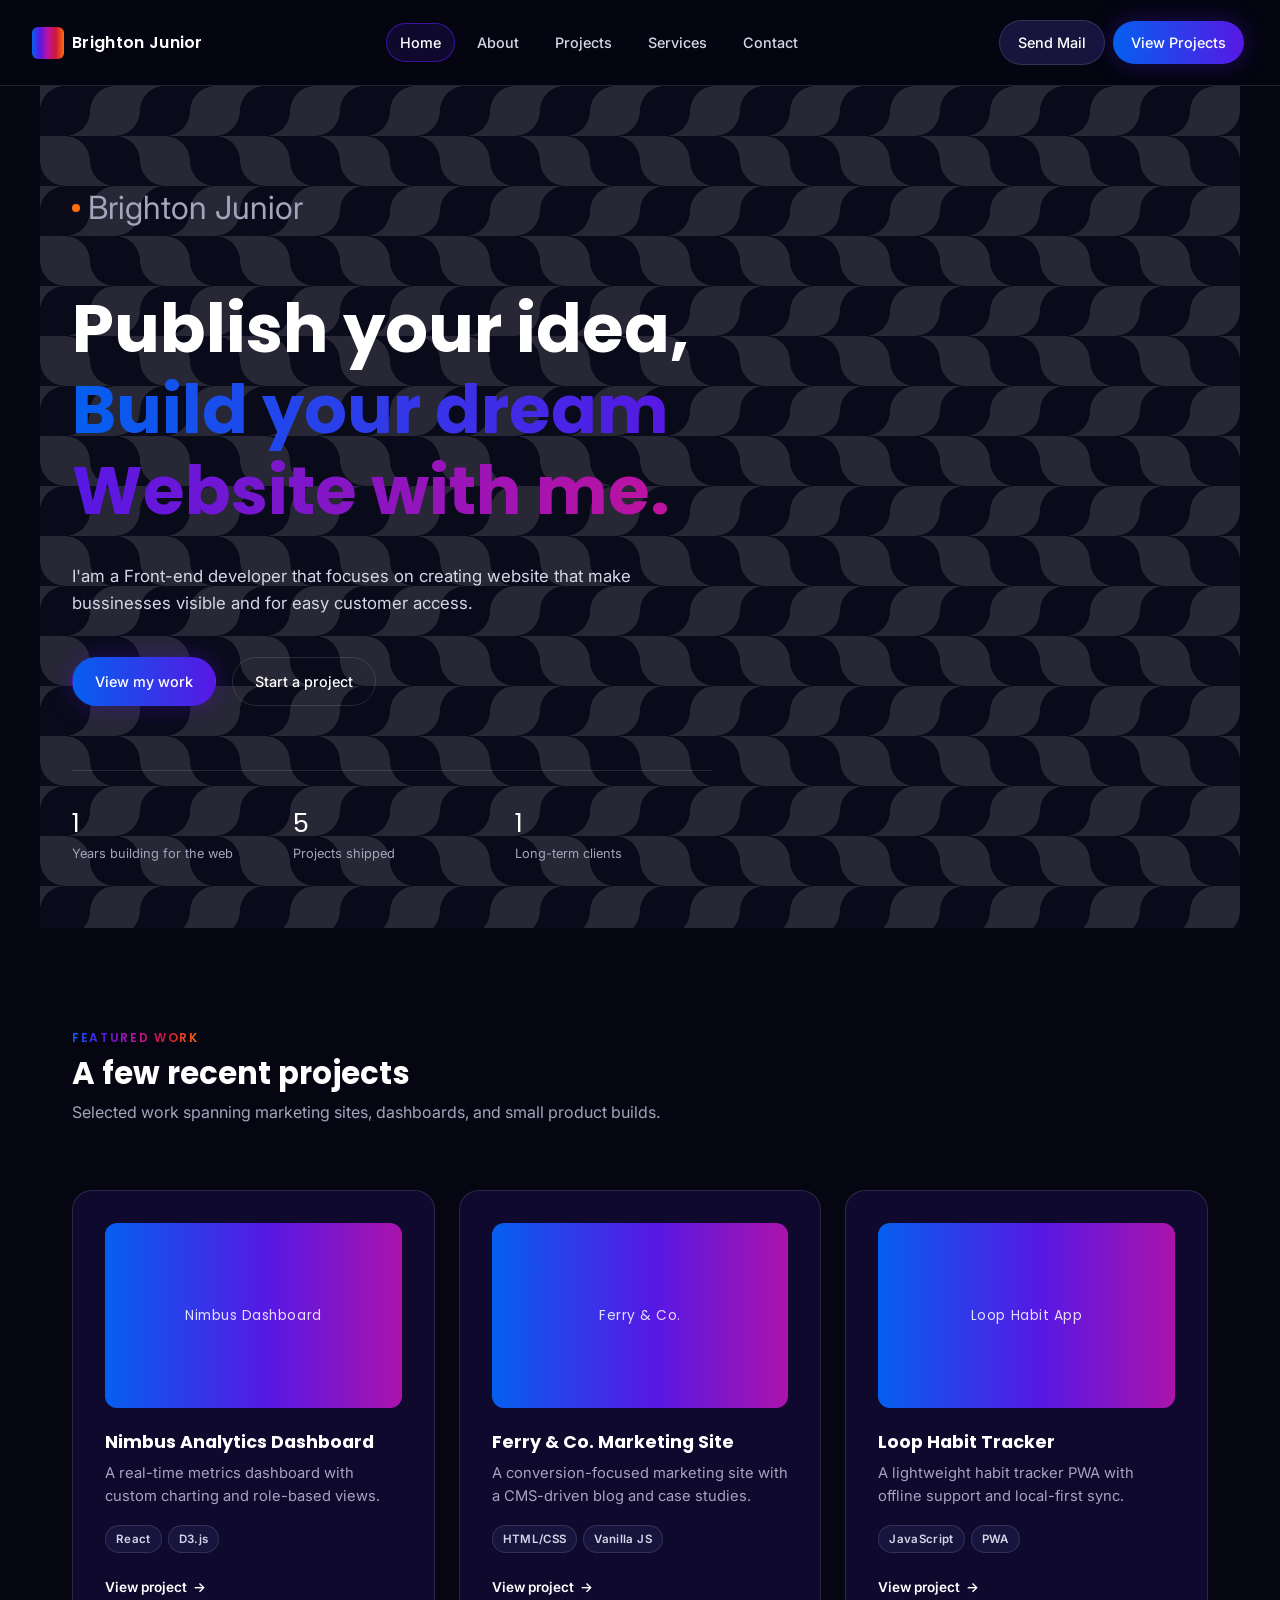
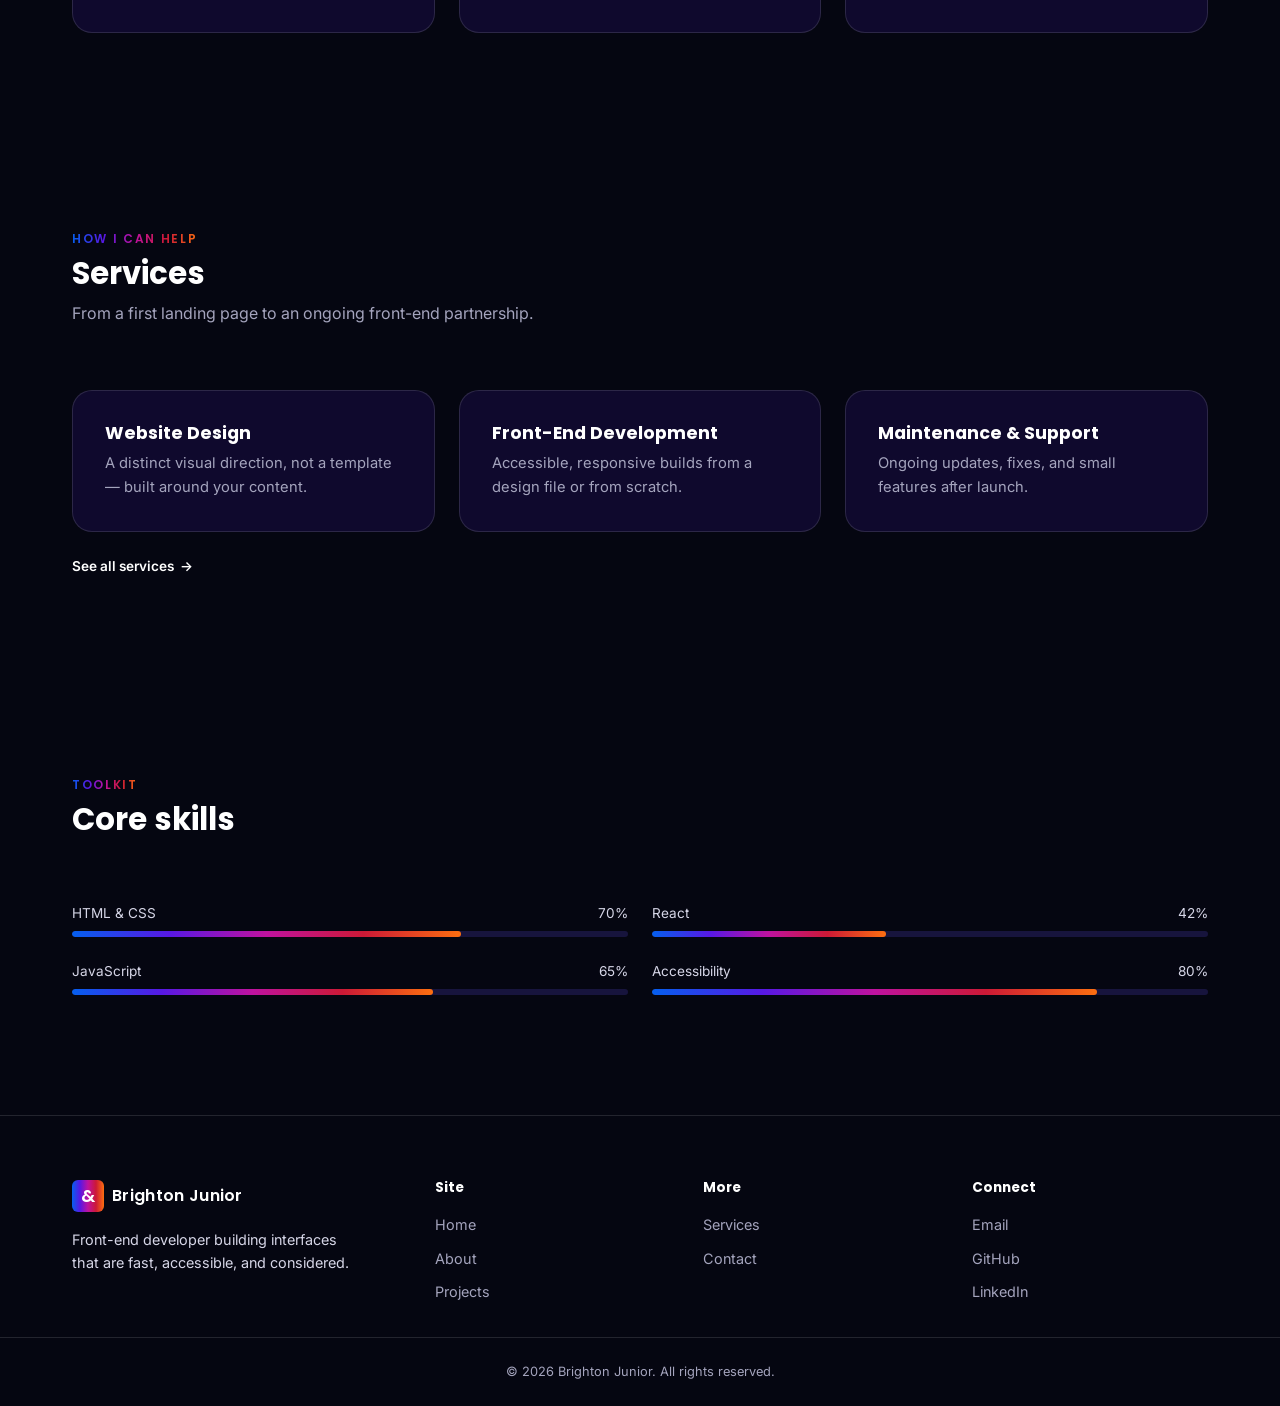
<file: index.html>
<!DOCTYPE html>
<html lang="en">
<head>
  <meta charset="UTF-8">
  <meta name="viewport" content="width=device-width, initial-scale=1.0">
  <meta name="description" content="Brighton Junior — front-end developer building fast, accessible interfaces.">
  <title>Brighton Junior — Front-End Developer</title>

  <link rel="icon" href="favicon.ico">
  <link rel="icon" type="image/x-icon" href="favicon.png">
  <link rel="preconnect" href="https://fonts.googleapis.com">
  <link href="https://fonts.googleapis.com/css2?family=Inter:wght@400;500;600&family=Poppins:wght@500;600;700&display=swap" rel="stylesheet">
  <link rel="stylesheet" href="style/style.css">
  <link rel="stylesheet" href="style/layout.css">
  <link rel="stylesheet" href="style/components.css">
  <link rel="stylesheet" href="style/responsive.css">
</head>
<body>
  <header>
    <button class="nav-toggle" aria-label="Toggle navigation" aria-expanded="false">
      <span></span><span></span><span></span>
    </button>

    <div id="mini-logo">
      <span></span>
      <h3>Brighton Junior</h3>
    </div>

    <nav>
      <a href="index.html" class="active">Home</a>
      <a href="pages/about.html">About</a>
      <a href="pages/projects.html">Projects</a>
      <a href="pages/services.html">Services</a>
      <a href="pages/contact.html">Contact</a>
    </nav>

    <div class="call-to-action">
      <a href="mailto:brighton.junior.ofc@gmail.com" class="call-mail">Send Mail</a>
      <a href="pages/projects.html" class="call-projects">View Projects</a>
    </div>
  </header>

  <main>
    <section class="hero container">
      
      <div class="hero-bg">
        
      </div>

      <p class="hero-eyebrow">Brighton Junior</p>
      <h1>
        Publish your idea, <span class="gradient">Build your dream Website with me.</span>
      </h1>
      <p class="hero-sub">
        I'am a Front-end developer that focuses on creating website that make bussinesses visible and for easy customer access.
      </p>
      <div class="hero-actions">
        <a href="pages/projects.html" class="btn btn-primary">View my work</a>
        <a href="pages/contact.html" class="btn btn-secondary">Start a project</a>
      </div>

      <dl class="hero-stats">
        <div>
          <dt>1</dt>
          <dd>Years building for the web</dd>
        </div>
        <div>
          <dt>5</dt>
          <dd>Projects shipped</dd>
        </div>
        <div>
          <dt>1</dt>
          <dd>Long-term clients</dd>
        </div>
      </dl>
    </section>

    <section class="container">
      <div class="section-head">
        <span class="eyebrow">Featured work</span>
        <h2>A few recent projects</h2>
        <p>Selected work spanning marketing sites, dashboards, and small product builds.</p>
      </div>
      <div class="grid grid-3">

        <article class="card project-card">
          <div class="thumb">Nimbus Dashboard</div>
          <h3>Nimbus Analytics Dashboard</h3>
          <p>A real-time metrics dashboard with custom charting and role-based views.</p>
          <div class="tag-row">
            <span class="tag">React</span>
            <span class="tag">D3.js</span>
          </div>
          <a href="pages/projects.html" class="card-link">View project</a>
        </article>

        <article class="card project-card">
          <div class="thumb">Ferry &amp; Co.</div>
          <h3>Ferry &amp; Co. Marketing Site</h3>
          <p>A conversion-focused marketing site with a CMS-driven blog and case studies.</p>
          <div class="tag-row">
            <span class="tag">HTML/CSS</span>
            <span class="tag">Vanilla JS</span>
          </div>
          <a href="pages/projects.html" class="card-link">View project</a>
        </article>

        <article class="card project-card">
          <div class="thumb">Loop Habit App</div>
          <h3>Loop Habit Tracker</h3>
          <p>A lightweight habit tracker PWA with offline support and local-first sync.</p>
          <div class="tag-row">
            <span class="tag">JavaScript</span>
            <span class="tag">PWA</span>
          </div>
          <a href="pages/projects.html" class="card-link">View project</a>
        </article>
      </div>
    </section>

    <section class="container">
      <div class="section-head">
        <span class="eyebrow">How I can help</span>
        <h2>Services</h2>
        <p>From a first landing page to an ongoing front-end partnership.</p>
      </div>
      <div class="grid grid-3">
        <article class="card service-card">
          <h3>Website Design</h3>
          <p>A distinct visual direction, not a template — built around your content.</p>
        </article>
        <article class="card service-card">
          <h3>Front-End Development</h3>
          <p>Accessible, responsive builds from a design file or from scratch.</p>
        </article>
        <article class="card service-card">
          <h3>Maintenance &amp; Support</h3>
          <p>Ongoing updates, fixes, and small features after launch.</p>
        </article>
      </div>
      <a href="pages/services.html" class="card-link">See all services</a>
    </section>

    <section class="container">
      <div class="section-head">
        <span class="eyebrow">Toolkit</span>
        <h2>Core skills</h2>
      </div>
      <div class="grid grid-2">
        <div>
          <div class="skill-bar">
            <div class="skill-bar-head"><span>HTML &amp; CSS</span><span>70%</span></div>
            <div class="skill-bar-track"><div class="skill-bar-fill" data-level="70"></div></div>
          </div>
          <div class="skill-bar">
            <div class="skill-bar-head"><span>JavaScript</span><span>65%</span></div>
            <div class="skill-bar-track"><div class="skill-bar-fill" data-level="65"></div></div>
          </div>
        </div>
        <div>
          <div class="skill-bar">
            <div class="skill-bar-head"><span>React</span><span>42%</span></div>
            <div class="skill-bar-track"><div class="skill-bar-fill" data-level="42"></div></div>
          </div>
          <div class="skill-bar">
            <div class="skill-bar-head"><span>Accessibility</span><span>80%</span></div>
            <div class="skill-bar-track"><div class="skill-bar-fill" data-level="80"></div></div>
          </div>
        </div>
      </div>
    </section>
  </main>

  <footer>
    <div class="container">
      <div>
        <div id="mini-logo">
          <span>&amp;</span>
          <h3>Brighton Junior</h3>
        </div>
        <p style="margin-top: 1rem; max-width: 32ch; font-size: 0.9rem;">Front-end developer building interfaces that are fast, accessible, and considered.</p>
      </div>
      <div>
        <h4>Site</h4>
        <ul>
          <li><a href="index.html">Home</a></li>
          <li><a href="pages/about.html">About</a></li>
          <li><a href="pages/projects.html">Projects</a></li>
        </ul>
      </div>
      <div>
        <h4>More</h4>
        <ul>
          <li><a href="pages/services.html">Services</a></li>
          <li><a href="pages/contact.html">Contact</a></li>
        </ul>
      </div>
      <div>
        <h4>Connect</h4>
        <ul>
          <li><a href="mailto:brighton.junior.ofc@gmail.com">Email</a></li>
          <li><a href="https://github.com/">GitHub</a></li>
          <li><a href="https://linkedin.com/">LinkedIn</a></li>
        </ul>
      </div>
    </div>
    <p class="footer-bottom">&copy; <span data-year>2026</span> Brighton Junior. All rights reserved.</p>
  </footer>

  <script src="script/navigation.js"></script>
  <script src="script/main.js"></script>
</body>
</html>
</file>
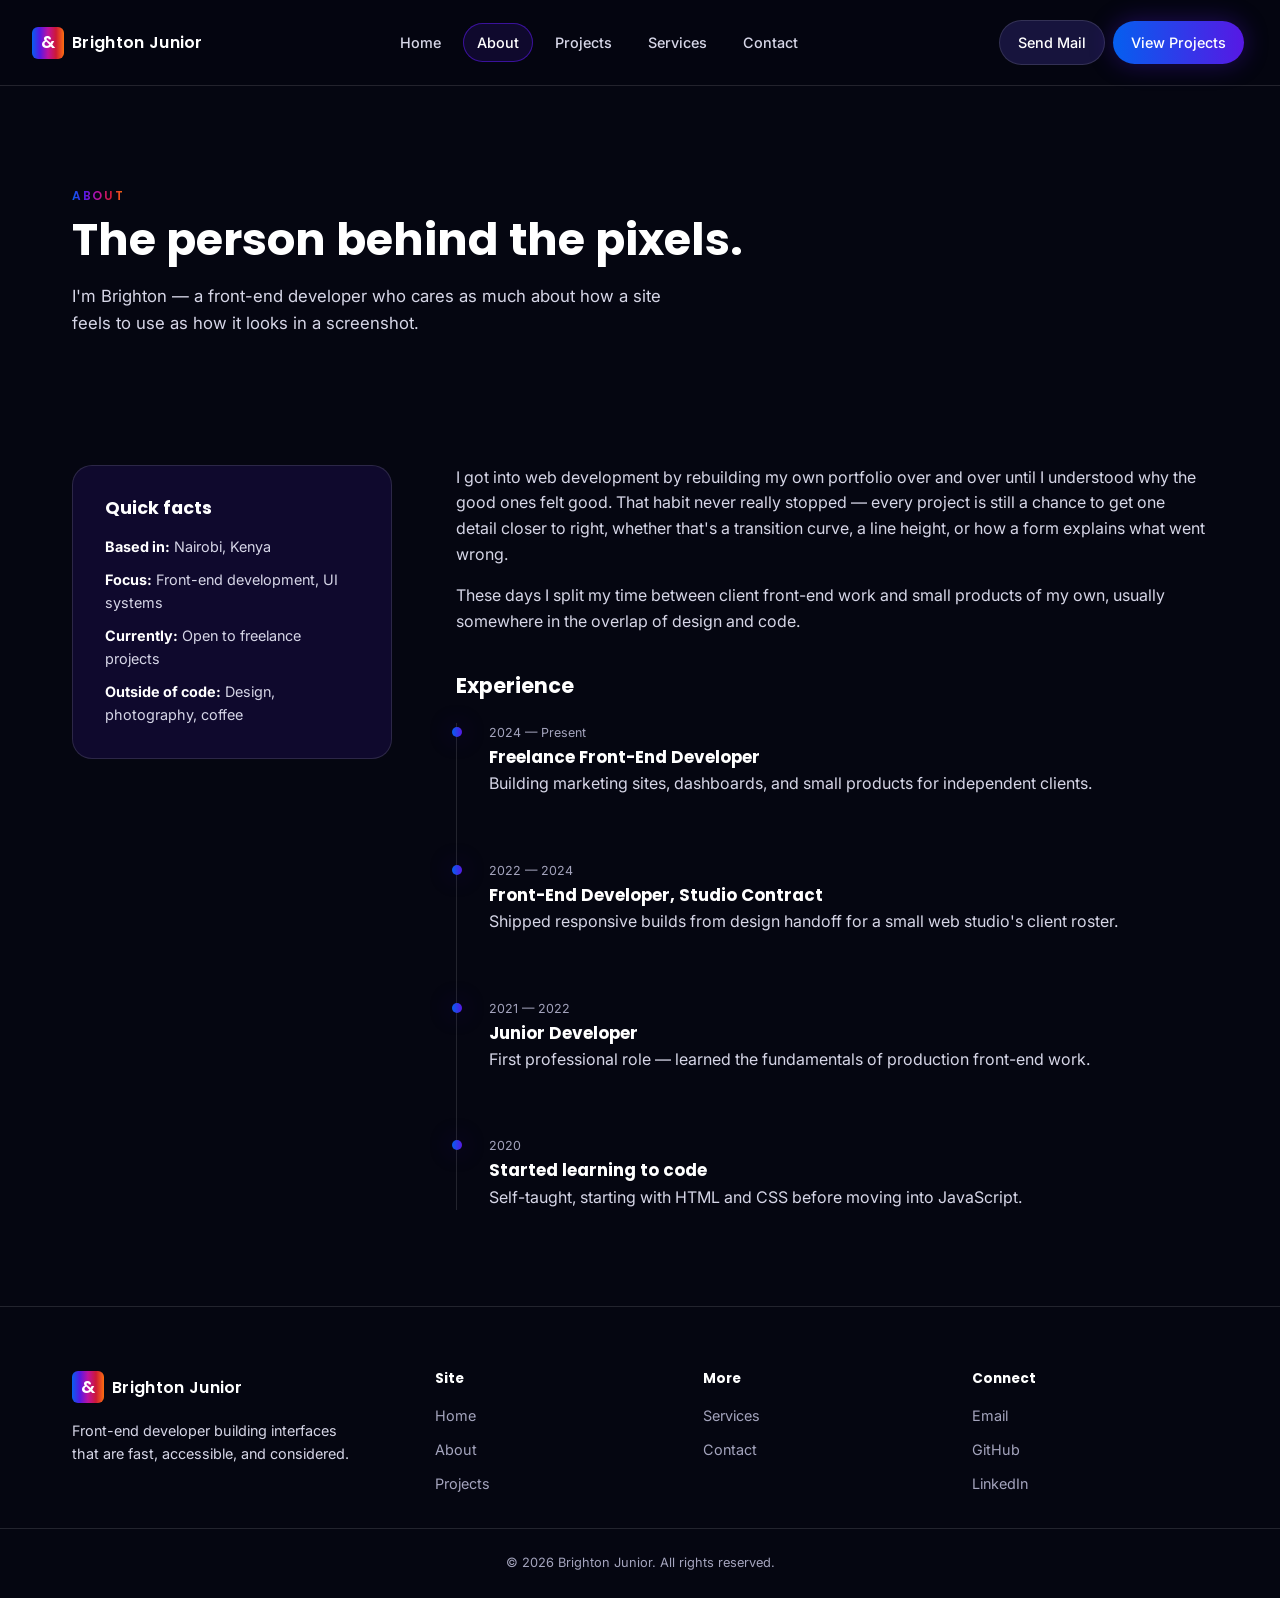
<file: pages/about.html>
<!DOCTYPE html>
<html lang="en">
<head>
<meta charset="UTF-8">
<meta name="viewport" content="width=device-width, initial-scale=1.0">
<meta name="description" content="About Brighton Junior — front-end developer.">
<title>About — Brighton Junior</title>

<link rel="icon" href="../favicon.png">
<link rel="preconnect" href="https://fonts.googleapis.com">
<link href="https://fonts.googleapis.com/css2?family=Inter:wght@400;500;600&family=Poppins:wght@500;600;700&display=swap" rel="stylesheet">

<link rel="stylesheet" href="../style/style.css">
<link rel="stylesheet" href="../style/layout.css">
<link rel="stylesheet" href="../style/components.css">
<link rel="stylesheet" href="../style/responsive.css">
</head>
<body>
<header>
  <div id="mini-logo">
    <span>&amp;</span>
    <h3>Brighton Junior</h3>
  </div>

  <button class="nav-toggle" aria-label="Toggle navigation" aria-expanded="false">
    <span></span><span></span><span></span>
  </button>

  <nav>
    <a href="../index.html">Home</a>
    <a href="about.html" class="active">About</a>
    <a href="projects.html">Projects</a>
    <a href="services.html">Services</a>
    <a href="contact.html">Contact</a>
  </nav>

  <div class="call-to-action">
    <a href="mailto:brighton.junior.ofc@gmail.com" class="call-mail">Send Mail</a>
    <a href="projects.html" class="call-projects">View Projects</a>
  </div>
</header>

<main>
  <section class="page-intro container">
    <span class="eyebrow">About</span>
    <h1>The person behind the pixels.</h1>
    <p class="hero-sub" style="margin-top: 1rem;">I'm Brighton — a front-end developer who cares as much about how a site feels to use as how it looks in a screenshot.</p>
  </section>

  <section class="container about-layout">
    <div>
      <div class="card">
        <h3>Quick facts</h3>
        <ul style="list-style: none; margin-top: 1rem; display: grid; gap: 10px; font-size: 0.9rem;">
          <li><strong style="color: var(--color-text);">Based in:</strong> Nairobi, Kenya</li>
          <li><strong style="color: var(--color-text);">Focus:</strong> Front-end development, UI systems</li>
          <li><strong style="color: var(--color-text);">Currently:</strong> Open to freelance projects</li>
          <li><strong style="color: var(--color-text);">Outside of code:</strong> Design, photography, coffee</li>
        </ul>
      </div>
    </div>

    <div>
      <p>I got into web development by rebuilding my own portfolio over and over until I understood why the good ones felt good. That habit never really stopped — every project is still a chance to get one detail closer to right, whether that's a transition curve, a line height, or how a form explains what went wrong.</p>
      <p style="margin-top: 1rem;">These days I split my time between client front-end work and small products of my own, usually somewhere in the overlap of design and code.</p>

      <h2 style="margin-top: 2.5rem; font-size: 1.3rem;">Experience</h2>
      <div class="timeline" style="margin-top: 1.5rem;">
        <div class="timeline-item">
          <p class="period">2024 — Present</p>
          <h3>Freelance Front-End Developer</h3>
          <p>Building marketing sites, dashboards, and small products for independent clients.</p>
        </div>
        <div class="timeline-item">
          <p class="period">2022 — 2024</p>
          <h3>Front-End Developer, Studio Contract</h3>
          <p>Shipped responsive builds from design handoff for a small web studio's client roster.</p>
        </div>
        <div class="timeline-item">
          <p class="period">2021 — 2022</p>
          <h3>Junior Developer</h3>
          <p>First professional role — learned the fundamentals of production front-end work.</p>
        </div>
        <div class="timeline-item">
          <p class="period">2020</p>
          <h3>Started learning to code</h3>
          <p>Self-taught, starting with HTML and CSS before moving into JavaScript.</p>
        </div>
      </div>
    </div>
  </section>
</main>

<footer>
  <div class="container">
    <div>
      <div id="mini-logo">
        <span>&amp;</span>
        <h3>Brighton Junior</h3>
      </div>
      <p style="margin-top: 1rem; max-width: 32ch; font-size: 0.9rem;">Front-end developer building interfaces that are fast, accessible, and considered.</p>
    </div>
    <div>
      <h4>Site</h4>
      <ul>
        <li><a href="../index.html">Home</a></li>
        <li><a href="about.html">About</a></li>
        <li><a href="projects.html">Projects</a></li>
      </ul>
    </div>
    <div>
      <h4>More</h4>
      <ul>
        <li><a href="services.html">Services</a></li>
        <li><a href="contact.html">Contact</a></li>
      </ul>
    </div>
    <div>
      <h4>Connect</h4>
      <ul>
        <li><a href="mailto:brighton.junior.ofc@gmail.com">Email</a></li>
        <li><a href="https://github.com/">GitHub</a></li>
        <li><a href="https://linkedin.com/">LinkedIn</a></li>
      </ul>
    </div>
  </div>
  <p class="footer-bottom">&copy; <span data-year>2026</span> Brighton Junior. All rights reserved.</p>
</footer>

<script src="../script/navigation.js"></script>
<script src="../script/main.js"></script>
</body>
</html>
</file>
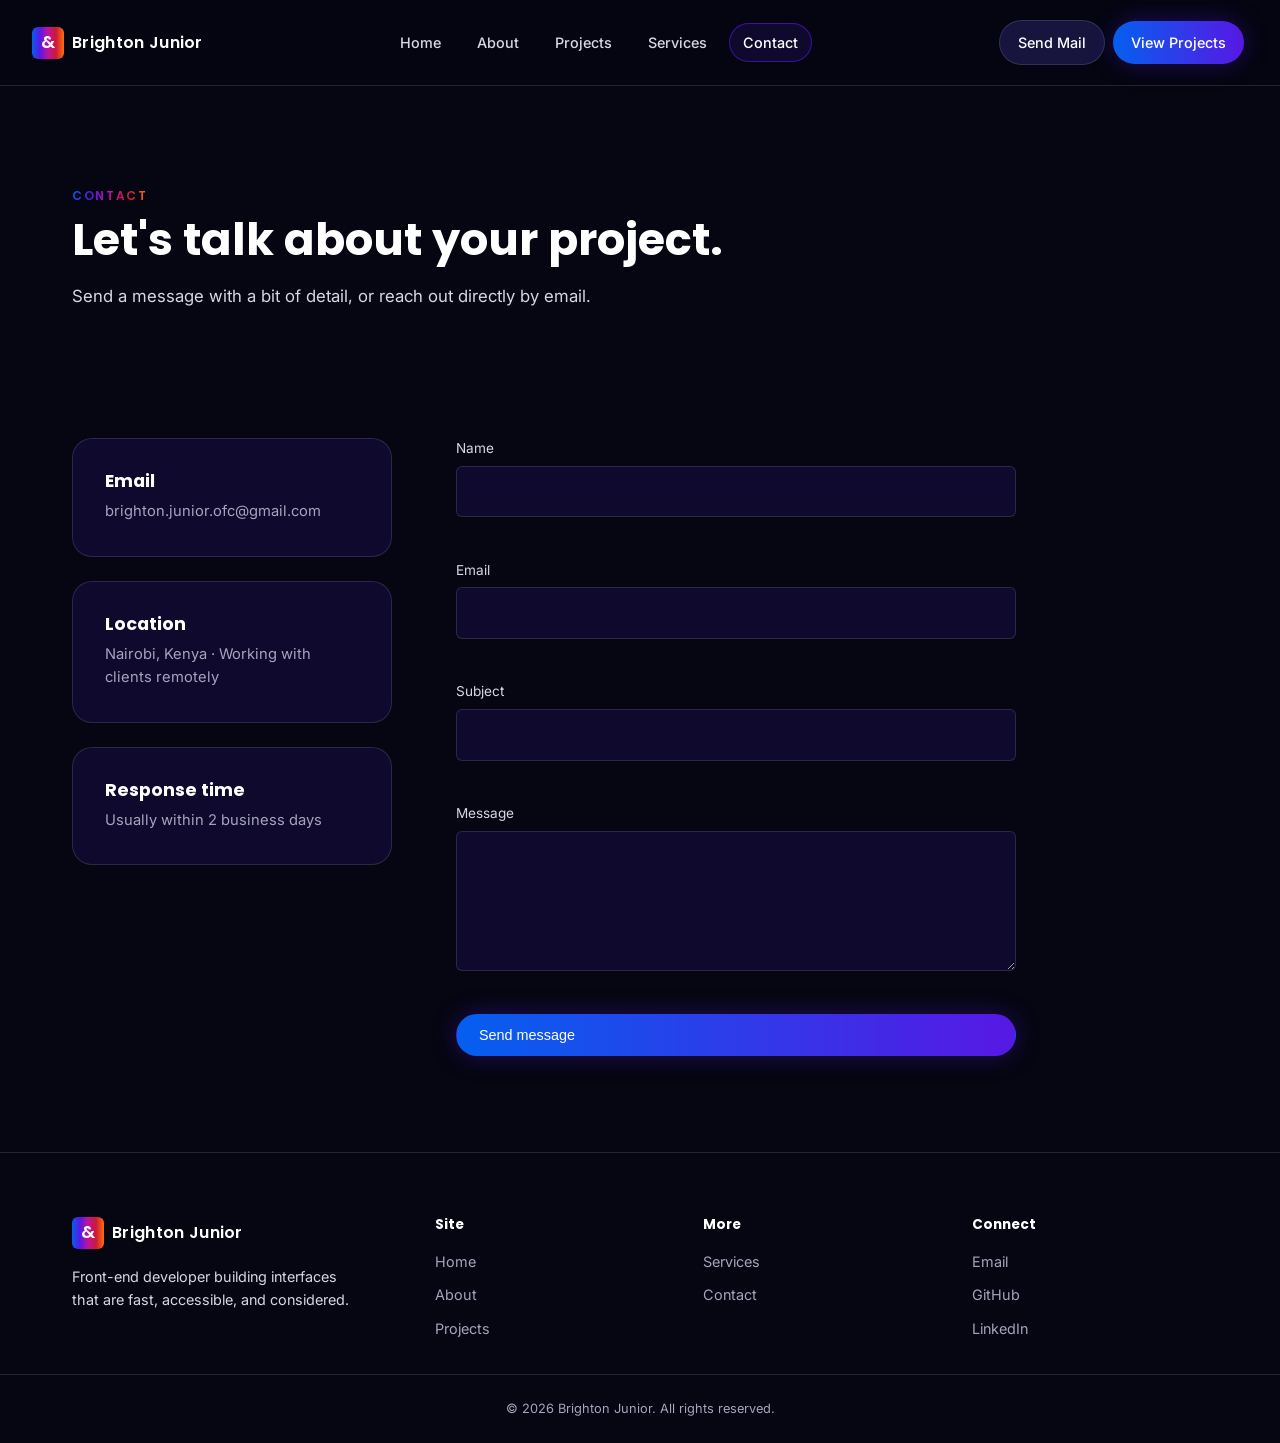
<file: pages/contact.html>
<!DOCTYPE html>
<html lang="en">
<head>
<meta charset="UTF-8">
<meta name="viewport" content="width=device-width, initial-scale=1.0">
<meta name="description" content="Get in touch with Brighton Junior.">
<title>Contact — Brighton Junior</title>

<link rel="icon" href="../favicon.png">
<link rel="preconnect" href="https://fonts.googleapis.com">
<link href="https://fonts.googleapis.com/css2?family=Inter:wght@400;500;600&family=Poppins:wght@500;600;700&display=swap" rel="stylesheet">

<link rel="stylesheet" href="../style/style.css">
<link rel="stylesheet" href="../style/layout.css">
<link rel="stylesheet" href="../style/components.css">
<link rel="stylesheet" href="../style/responsive.css">
</head>
<body>
<header>
  <div id="mini-logo">
    <span>&amp;</span>
    <h3>Brighton Junior</h3>
  </div>

  <button class="nav-toggle" aria-label="Toggle navigation" aria-expanded="false">
    <span></span><span></span><span></span>
  </button>

  <nav>
    <a href="../index.html">Home</a>
    <a href="about.html">About</a>
    <a href="projects.html">Projects</a>
    <a href="services.html">Services</a>
    <a href="contact.html" class="active">Contact</a>
  </nav>

  <div class="call-to-action">
    <a href="mailto:brighton.junior.ofc@gmail.com" class="call-mail">Send Mail</a>
    <a href="projects.html" class="call-projects">View Projects</a>
  </div>
</header>

<main>
  <section class="page-intro container">
    <span class="eyebrow">Contact</span>
    <h1>Let's talk about your project.</h1>
    <p class="hero-sub" style="margin-top: 1rem;">Send a message with a bit of detail, or reach out directly by email.</p>
  </section>

  <section class="container about-layout">
    <div class="contact-info">
      <div class="card">
        <div>
          <h3>Email</h3>
          <p>brighton.junior.ofc@gmail.com</p>
        </div>
      </div>
      <div class="card">
        <div>
          <h3>Location</h3>
          <p>Nairobi, Kenya · Working with clients remotely</p>
        </div>
      </div>
      <div class="card">
        <div>
          <h3>Response time</h3>
          <p>Usually within 2 business days</p>
        </div>
      </div>
    </div>

    <form class="form" id="contact-form" novalidate>
      <div class="field">
        <label for="name">Name</label>
        <input type="text" id="name" name="name" required>
        <span class="field-error"></span>
      </div>
      <div class="field">
        <label for="email">Email</label>
        <input type="email" id="email" name="email" required>
        <span class="field-error"></span>
      </div>
      <div class="field">
        <label for="subject">Subject</label>
        <input type="text" id="subject" name="subject">
        <span class="field-error"></span>
      </div>
      <div class="field">
        <label for="message">Message</label>
        <textarea id="message" name="message" required></textarea>
        <span class="field-error"></span>
      </div>
      <button type="submit" class="btn btn-primary">Send message</button>
      <p class="form-status" role="status"></p>
    </form>
  </section>
</main>

<footer>
  <div class="container">
    <div>
      <div id="mini-logo">
        <span>&amp;</span>
        <h3>Brighton Junior</h3>
      </div>
      <p style="margin-top: 1rem; max-width: 32ch; font-size: 0.9rem;">Front-end developer building interfaces that are fast, accessible, and considered.</p>
    </div>
    <div>
      <h4>Site</h4>
      <ul>
        <li><a href="../index.html">Home</a></li>
        <li><a href="about.html">About</a></li>
        <li><a href="projects.html">Projects</a></li>
      </ul>
    </div>
    <div>
      <h4>More</h4>
      <ul>
        <li><a href="services.html">Services</a></li>
        <li><a href="contact.html">Contact</a></li>
      </ul>
    </div>
    <div>
      <h4>Connect</h4>
      <ul>
        <li><a href="mailto:brighton.junior.ofc@gmail.com">Email</a></li>
        <li><a href="https://github.com/">GitHub</a></li>
        <li><a href="https://linkedin.com/">LinkedIn</a></li>
      </ul>
    </div>
  </div>
  <p class="footer-bottom">&copy; <span data-year>2026</span> Brighton Junior. All rights reserved.</p>
</footer>

<script src="../script/navigation.js"></script>
<script src="../script/main.js"></script>
</body>
</html>
</file>
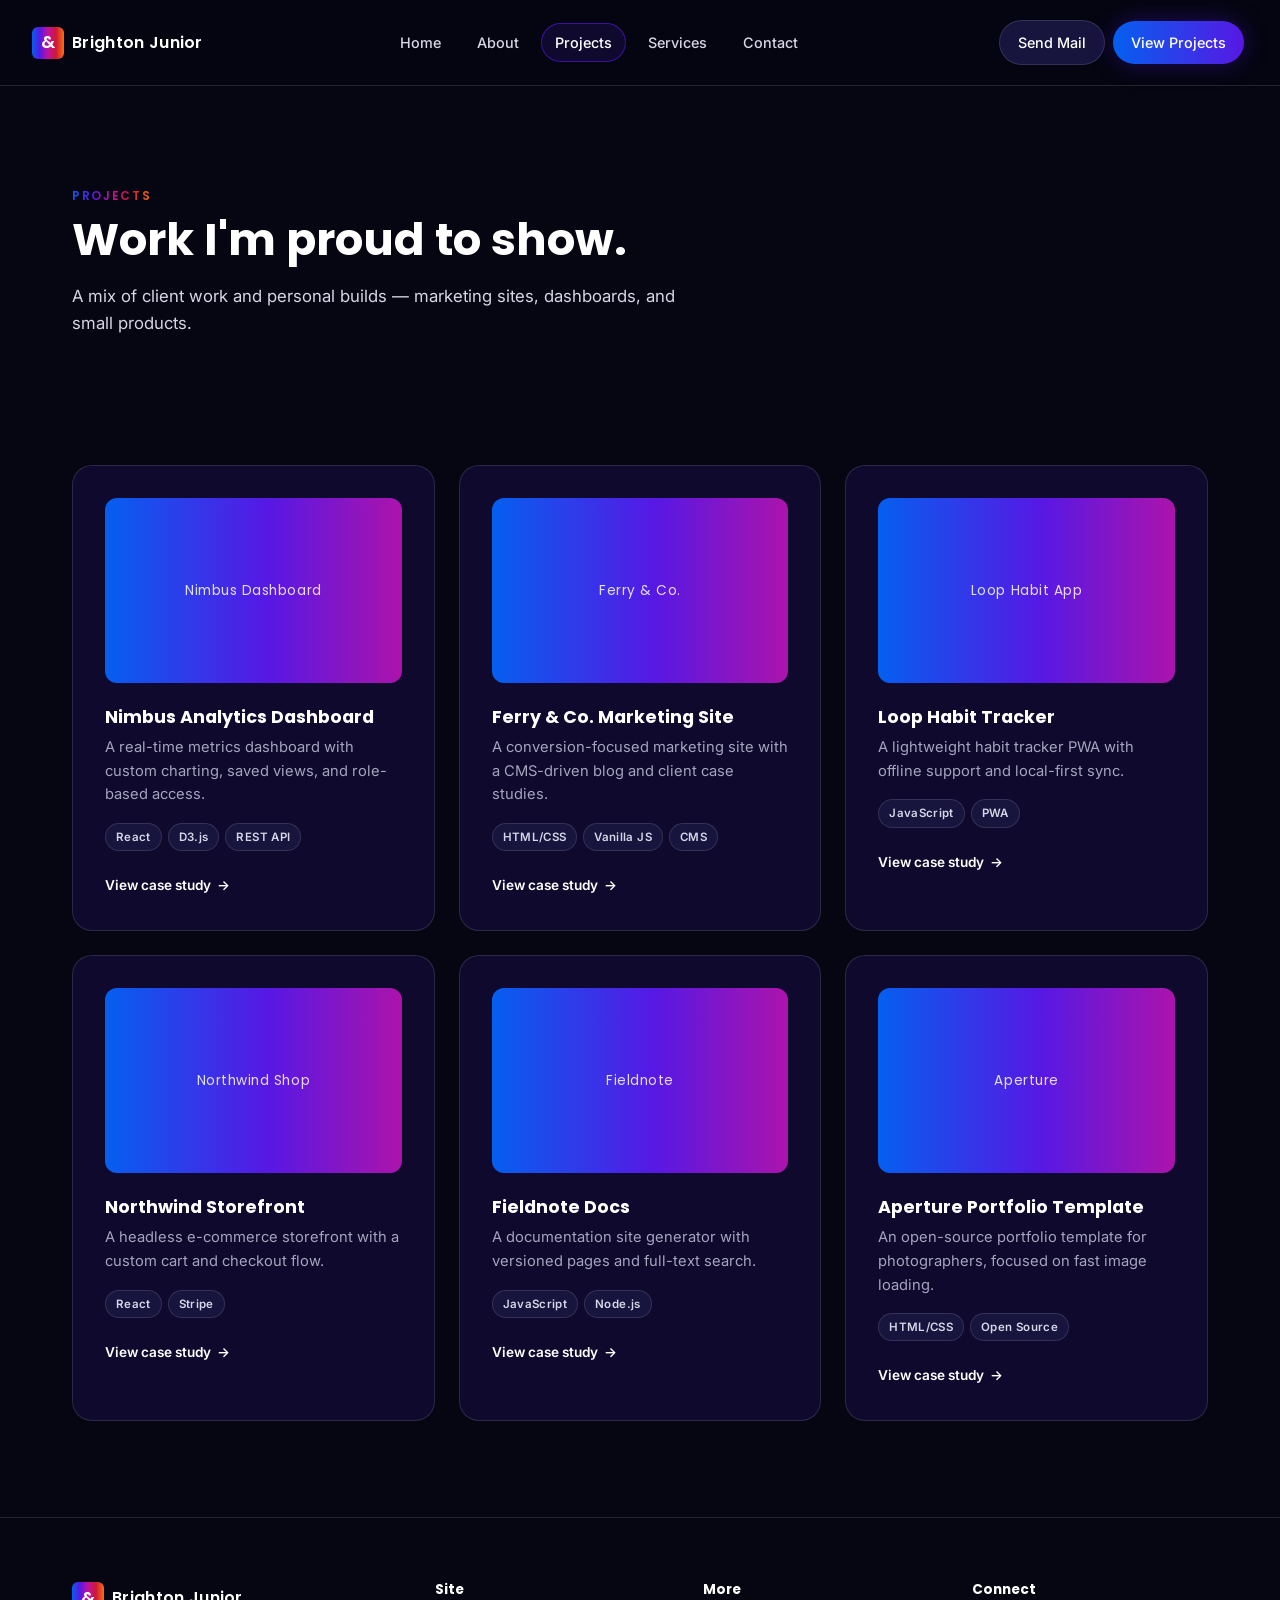
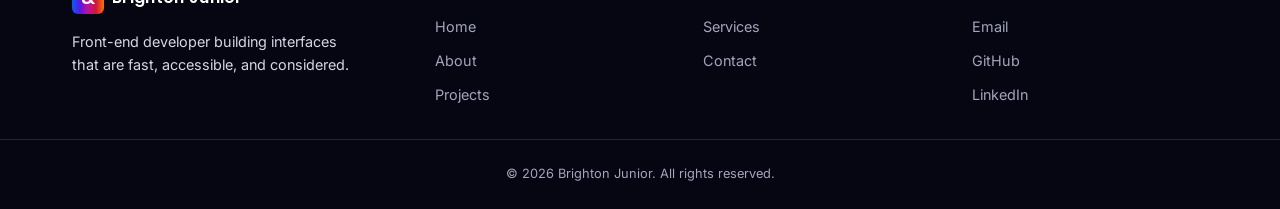
<file: pages/projects.html>
<!DOCTYPE html>
<html lang="en">
<head>
<meta charset="UTF-8">
<meta name="viewport" content="width=device-width, initial-scale=1.0">
<meta name="description" content="Selected projects by Brighton Junior.">
<title>Projects — Brighton Junior</title>

<link rel="icon" href="../favicon.png">
<link rel="preconnect" href="https://fonts.googleapis.com">
<link href="https://fonts.googleapis.com/css2?family=Inter:wght@400;500;600&family=Poppins:wght@500;600;700&display=swap" rel="stylesheet">

<link rel="stylesheet" href="../style/style.css">
<link rel="stylesheet" href="../style/layout.css">
<link rel="stylesheet" href="../style/components.css">
<link rel="stylesheet" href="../style/responsive.css">
</head>
<body>
<header>
  <div id="mini-logo">
    <span>&amp;</span>
    <h3>Brighton Junior</h3>
  </div>

  <button class="nav-toggle" aria-label="Toggle navigation" aria-expanded="false">
    <span></span><span></span><span></span>
  </button>

  <nav>
    <a href="../index.html">Home</a>
    <a href="about.html">About</a>
    <a href="projects.html" class="active">Projects</a>
    <a href="services.html">Services</a>
    <a href="contact.html">Contact</a>
  </nav>

  <div class="call-to-action">
    <a href="mailto:brighton.junior.ofc@gmail.com" class="call-mail">Send Mail</a>
    <a href="projects.html" class="call-projects">View Projects</a>
  </div>
</header>

<main>
  <section class="page-intro container">
    <span class="eyebrow">Projects</span>
    <h1>Work I'm proud to show.</h1>
    <p class="hero-sub" style="margin-top: 1rem;">A mix of client work and personal builds — marketing sites, dashboards, and small products.</p>
  </section>

  <section class="container">
    <div class="grid grid-3">
      <article class="card project-card">
        <div class="thumb">Nimbus Dashboard</div>
        <h3>Nimbus Analytics Dashboard</h3>
        <p>A real-time metrics dashboard with custom charting, saved views, and role-based access.</p>
        <div class="tag-row">
          <span class="tag">React</span>
          <span class="tag">D3.js</span>
          <span class="tag">REST API</span>
        </div>
        <a href="#" class="card-link">View case study</a>
      </article>

      <article class="card project-card">
        <div class="thumb">Ferry &amp; Co.</div>
        <h3>Ferry &amp; Co. Marketing Site</h3>
        <p>A conversion-focused marketing site with a CMS-driven blog and client case studies.</p>
        <div class="tag-row">
          <span class="tag">HTML/CSS</span>
          <span class="tag">Vanilla JS</span>
          <span class="tag">CMS</span>
        </div>
        <a href="#" class="card-link">View case study</a>
      </article>

      <article class="card project-card">
        <div class="thumb">Loop Habit App</div>
        <h3>Loop Habit Tracker</h3>
        <p>A lightweight habit tracker PWA with offline support and local-first sync.</p>
        <div class="tag-row">
          <span class="tag">JavaScript</span>
          <span class="tag">PWA</span>
        </div>
        <a href="#" class="card-link">View case study</a>
      </article>

      <article class="card project-card">
        <div class="thumb">Northwind Shop</div>
        <h3>Northwind Storefront</h3>
        <p>A headless e-commerce storefront with a custom cart and checkout flow.</p>
        <div class="tag-row">
          <span class="tag">React</span>
          <span class="tag">Stripe</span>
        </div>
        <a href="#" class="card-link">View case study</a>
      </article>

      <article class="card project-card">
        <div class="thumb">Fieldnote</div>
        <h3>Fieldnote Docs</h3>
        <p>A documentation site generator with versioned pages and full-text search.</p>
        <div class="tag-row">
          <span class="tag">JavaScript</span>
          <span class="tag">Node.js</span>
        </div>
        <a href="#" class="card-link">View case study</a>
      </article>

      <article class="card project-card">
        <div class="thumb">Aperture</div>
        <h3>Aperture Portfolio Template</h3>
        <p>An open-source portfolio template for photographers, focused on fast image loading.</p>
        <div class="tag-row">
          <span class="tag">HTML/CSS</span>
          <span class="tag">Open Source</span>
        </div>
        <a href="#" class="card-link">View case study</a>
      </article>
    </div>
  </section>
</main>

<footer>
  <div class="container">
    <div>
      <div id="mini-logo">
        <span>&amp;</span>
        <h3>Brighton Junior</h3>
      </div>
      <p style="margin-top: 1rem; max-width: 32ch; font-size: 0.9rem;">Front-end developer building interfaces that are fast, accessible, and considered.</p>
    </div>
    <div>
      <h4>Site</h4>
      <ul>
        <li><a href="../index.html">Home</a></li>
        <li><a href="about.html">About</a></li>
        <li><a href="projects.html">Projects</a></li>
      </ul>
    </div>
    <div>
      <h4>More</h4>
      <ul>
        <li><a href="services.html">Services</a></li>
        <li><a href="contact.html">Contact</a></li>
      </ul>
    </div>
    <div>
      <h4>Connect</h4>
      <ul>
        <li><a href="mailto:brighton.junior.ofc@gmail.com">Email</a></li>
        <li><a href="https://github.com/">GitHub</a></li>
        <li><a href="https://linkedin.com/">LinkedIn</a></li>
      </ul>
    </div>
  </div>
  <p class="footer-bottom">&copy; <span data-year>2026</span> Brighton Junior. All rights reserved.</p>
</footer>

<script src="../script/navigation.js"></script>
<script src="../script/main.js"></script>
</body>
</html>
</file>
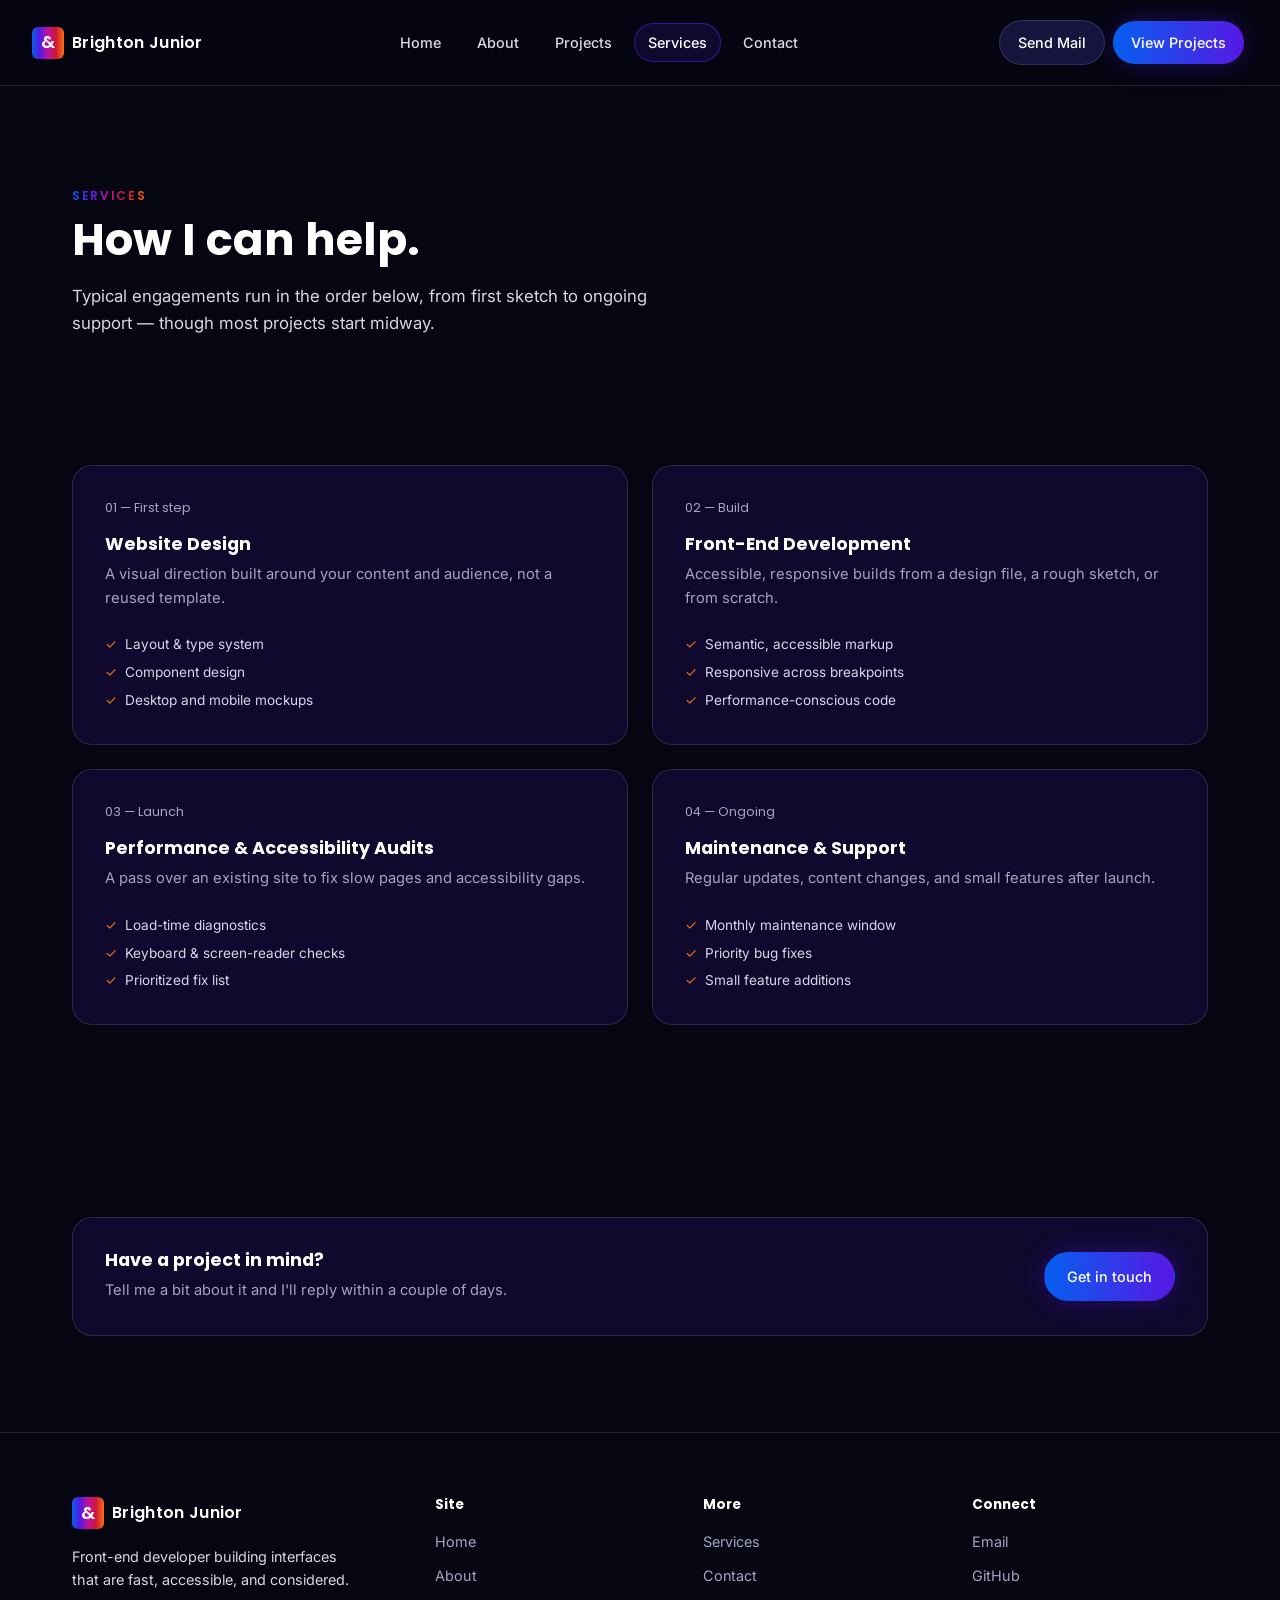
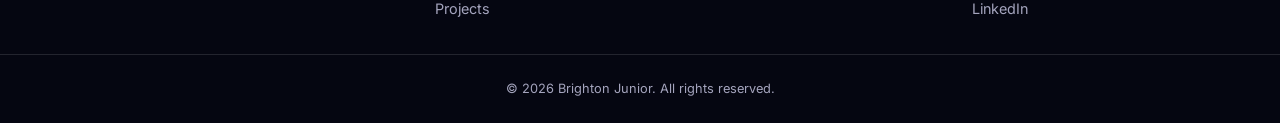
<file: pages/services.html>
<!DOCTYPE html>
<html lang="en">
<head>
<meta charset="UTF-8">
<meta name="viewport" content="width=device-width, initial-scale=1.0">
<meta name="description" content="Services offered by Brighton Junior.">
<title>Services — Brighton Junior</title>

<link rel="icon" href="../favicon.png">
<link rel="preconnect" href="https://fonts.googleapis.com">
<link href="https://fonts.googleapis.com/css2?family=Inter:wght@400;500;600&family=Poppins:wght@500;600;700&display=swap" rel="stylesheet">

<link rel="stylesheet" href="../style/style.css">
<link rel="stylesheet" href="../style/layout.css">
<link rel="stylesheet" href="../style/components.css">
<link rel="stylesheet" href="../style/responsive.css">
</head>
<body>
<header>
  <div id="mini-logo">
    <span>&amp;</span>
    <h3>Brighton Junior</h3>
  </div>

  <button class="nav-toggle" aria-label="Toggle navigation" aria-expanded="false">
    <span></span><span></span><span></span>
  </button>

  <nav>
    <a href="../index.html">Home</a>
    <a href="about.html">About</a>
    <a href="projects.html">Projects</a>
    <a href="services.html" class="active">Services</a>
    <a href="contact.html">Contact</a>
  </nav>

  <div class="call-to-action">
    <a href="mailto:brighton.junior.ofc@gmail.com" class="call-mail">Send Mail</a>
    <a href="projects.html" class="call-projects">View Projects</a>
  </div>
</header>

<main>
  <section class="page-intro container">
    <span class="eyebrow">Services</span>
    <h1>How I can help.</h1>
    <p class="hero-sub" style="margin-top: 1rem;">Typical engagements run in the order below, from first sketch to ongoing support — though most projects start midway.</p>
  </section>

  <section class="container">
    <div class="grid grid-2">
      <article class="card service-card">
        <p class="step">01 — First step</p>
        <h3>Website Design</h3>
        <p>A visual direction built around your content and audience, not a reused template.</p>
        <ul>
          <li>Layout &amp; type system</li>
          <li>Component design</li>
          <li>Desktop and mobile mockups</li>
        </ul>
      </article>

      <article class="card service-card">
        <p class="step">02 — Build</p>
        <h3>Front-End Development</h3>
        <p>Accessible, responsive builds from a design file, a rough sketch, or from scratch.</p>
        <ul>
          <li>Semantic, accessible markup</li>
          <li>Responsive across breakpoints</li>
          <li>Performance-conscious code</li>
        </ul>
      </article>

      <article class="card service-card">
        <p class="step">03 — Launch</p>
        <h3>Performance &amp; Accessibility Audits</h3>
        <p>A pass over an existing site to fix slow pages and accessibility gaps.</p>
        <ul>
          <li>Load-time diagnostics</li>
          <li>Keyboard &amp; screen-reader checks</li>
          <li>Prioritized fix list</li>
        </ul>
      </article>

      <article class="card service-card">
        <p class="step">04 — Ongoing</p>
        <h3>Maintenance &amp; Support</h3>
        <p>Regular updates, content changes, and small features after launch.</p>
        <ul>
          <li>Monthly maintenance window</li>
          <li>Priority bug fixes</li>
          <li>Small feature additions</li>
        </ul>
      </article>
    </div>
  </section>

  <section class="container">
    <div class="card" style="display: flex; align-items: center; justify-content: space-between; gap: 1.5rem; flex-wrap: wrap;">
      <div>
        <h3>Have a project in mind?</h3>
        <p>Tell me a bit about it and I'll reply within a couple of days.</p>
      </div>
      <a href="contact.html" class="btn btn-primary">Get in touch</a>
    </div>
  </section>
</main>

<footer>
  <div class="container">
    <div>
      <div id="mini-logo">
        <span>&amp;</span>
        <h3>Brighton Junior</h3>
      </div>
      <p style="margin-top: 1rem; max-width: 32ch; font-size: 0.9rem;">Front-end developer building interfaces that are fast, accessible, and considered.</p>
    </div>
    <div>
      <h4>Site</h4>
      <ul>
        <li><a href="../index.html">Home</a></li>
        <li><a href="about.html">About</a></li>
        <li><a href="projects.html">Projects</a></li>
      </ul>
    </div>
    <div>
      <h4>More</h4>
      <ul>
        <li><a href="services.html">Services</a></li>
        <li><a href="contact.html">Contact</a></li>
      </ul>
    </div>
    <div>
      <h4>Connect</h4>
      <ul>
        <li><a href="mailto:brighton.junior.ofc@gmail.com">Email</a></li>
        <li><a href="https://github.com/">GitHub</a></li>
        <li><a href="https://linkedin.com/">LinkedIn</a></li>
      </ul>
    </div>
  </div>
  <p class="footer-bottom">&copy; <span data-year>2026</span> Brighton Junior. All rights reserved.</p>
</footer>

<script src="../script/navigation.js"></script>
<script src="../script/main.js"></script>
</body>
</html>
</file>
<file: style/style.css>
:root {
  /* Brand Colors */
  --color-blue: #055FEF;
  --color-deep-blue: #0E0DA3;
  --color-purple: #5718E4;
  --color-magenta: #BF129F;
  --color-crimson: #CC1936;
  --color-orange: #FC6E10;

  /* Brand Gradients */
  --gradient-brand: linear-gradient(
    90deg, var(--color-blue), var(--color-purple), var(--color-magenta), var(--color-crimson), var(--color-orange)
  );
  --gradient-blue-purple: linear-gradient(90deg, var(--color-blue), var(--color-purple));
  --gradient-purple-pink: linear-gradient(90deg, var(--color-purple), var(--color-magenta));
  --gradient-pink-orange: linear-gradient(90deg, var(--color-magenta), var(--color-crimson), var(--color-orange));

  /* Background Colors */
  --color-background: #050611;
  --color-surface: #0F092D;
  --color-surface-light: #17143D;

  /* Text Colors */
  --color-text: #FFFFFF;
  --color-text-secondary: #D6D6E7;
  --color-text-muted: #A4A4BD;

  /* Borders */
  --color-border: rgba(255, 255, 255, 0.12);
  --color-border-active: rgba(87, 24, 228, 0.6);

  /* Effects */
  --shadow-sm: 0 4px 12px rgba(0, 0, 0, 0.25);
  --shadow-md: 0 8px 30px rgba(0, 0, 0, 0.35);

  --glow-blue: 0 0 25px rgba(5, 95, 239, 0.35);
  --glow-purple: 0 0 25px rgba(87, 24, 228, 0.35);
  --glow-orange: 0 0 25px rgba(252, 110, 16, 0.35);

  /* Typography */
  --font-primary: "Inter", sans-serif;
  --font-heading: "Poppins", sans-serif;

  /* Layout */
  --container-width: 1200px;

  --spacing-xs: 0.5rem;
  --spacing-sm: 1rem;
  --spacing-md: 1.5rem;
  --spacing-lg: 2rem;
  --spacing-xl: 4rem;
  --spacing-2xl: 6rem;

  /* Border Radius */
  --radius-sm: 6px;
  --radius-md: 12px;
  --radius-lg: 20px;
  --radius-full: 999px;

  /* Transitions */
  --transition-fast: 0.2s ease;
  --transition-normal: 0.3s ease;
  --transition-slow: 0.5s ease;
}

*,
*::before,
*::after {
  box-sizing: border-box;
  padding: 0;
  margin: 0;
}

html {
  scroll-behavior: smooth;
}

@media (prefers-reduced-motion: reduce) {
  html {
    scroll-behavior: auto;
  }
  * {
    animation-duration: 0.01ms !important;
    animation-iteration-count: 1 !important;
    transition-duration: 0.01ms !important;
  }
}

body {
  font-size: 16px;
  line-height: 1.6;
  background: var(--color-background);
  color: var(--color-text-secondary);
  font-family: var(--font-primary);
}

h1, h2, h3, h4 {
  font-family: var(--font-heading);
  color: var(--color-text);
  line-height: 1.2;
}

a {
  color: inherit;
}

img, video {
  max-width: 100%;
  display: block;
}

a:focus-visible,
button:focus-visible,
input:focus-visible,
textarea:focus-visible {
  outline: 2px solid var(--color-orange);
  outline-offset: 2px;
}

/* Header */
header {
  position: sticky;
  top: 0;
  z-index: 100;
  display: flex;
  align-items: center;
  justify-content: space-between;
  gap: var(--spacing-md);
  padding: var(--spacing-sm) var(--spacing-lg);
  background: rgba(5, 6, 17, 0.85);
  backdrop-filter: blur(10px);
  border-bottom: 1px solid var(--color-border);
}

#mini-logo {
  display: flex;
  align-items: center;
  gap: var(--spacing-xs);
}

#mini-logo span {
  display: grid;
  place-items: center;
  width: 2rem;
  height: 2rem;
  border-radius: var(--radius-sm);
  background: var(--gradient-brand);
  color: var(--color-text);
  font-family: var(--font-heading);
  font-weight: 600;
  font-size: 1.1rem;
}

#mini-logo h3 {
  font-size: 1rem;
  font-weight: 600;
  letter-spacing: 0.02em;
}

nav {
  display: flex;
  align-items: center;
  gap: var(--spacing-xs);
  padding: 4px;
}

nav > a {
  position: relative;
  color: var(--color-text-secondary);
  text-decoration: none;
  font-size: 0.9rem;
  font-weight: 500;
  padding: 8px 14px;
  border-radius: var(--radius-full);
  transition: color var(--transition-fast), background var(--transition-fast);
}

nav > a:hover {
  color: var(--color-text);
  background: var(--color-surface-light);
}

nav > a.active {
  color: var(--color-text);
  background: var(--color-surface);
  box-shadow: inset 0 0 0 1px var(--color-border-active);
}

.call-to-action {
  display: flex;
  align-items: center;
  gap: var(--spacing-xs);
  padding: 4px;
}

.call-to-action > * {
  padding: 10px 18px;
  font-size: 0.9rem;
  font-weight: 500;
  text-decoration: none;
  border-radius: var(--radius-full);
  transition: transform var(--transition-fast), box-shadow var(--transition-fast);
  white-space: nowrap;
}

.call-mail {
  color: var(--color-text);
  background: var(--color-surface-light);
  border: 1px solid var(--color-border);
}

.call-mail:hover {
  border-color: var(--color-border-active);
}

.call-projects {
  color: var(--color-text);
  background: var(--gradient-blue-purple);
  box-shadow: var(--glow-purple);
}

.call-projects:hover {
  transform: translateY(-1px);
  box-shadow: var(--glow-purple), var(--shadow-md);
}

footer {
  border-top: 1px solid var(--color-border);
}
</file>
<file: style/layout.css>
.container {
  width: 100%;
  max-width: var(--container-width);
  margin-inline: auto;
  padding-inline: var(--spacing-lg);
}

main {
  display: block;
}

section {
  padding-block: var(--spacing-2xl);
}

.section-head {
  max-width: 640px;
  margin-bottom: var(--spacing-xl);
}

.eyebrow {
  display: inline-block;
  font-family: var(--font-heading);
  font-size: 0.75rem;
  font-weight: 600;
  letter-spacing: 0.14em;
  text-transform: uppercase;
  color: transparent;
  background: var(--gradient-brand);
  -webkit-background-clip: text;
  background-clip: text;
  margin-bottom: var(--spacing-xs);
}

.section-head h2 {
  font-size: clamp(1.6rem, 2.4vw, 2.2rem);
  margin-bottom: var(--spacing-xs);
}

.section-head p {
  color: var(--color-text-muted);
}

/* Hero */
.hero {
  position: relative;
  padding-block: var(--spacing-2xl) var(--spacing-xl);
  display: grid;
  gap: var(--spacing-lg);
}

.hero-bg {
  width: 100%;
  height: 100%;
  position: absolute;
  z-index: -10;

  background-color: #adadc3;
  opacity: 0.2;
  background-image:  radial-gradient(25% 25% at 25% 25%, #1f2140 99%, transparent 101%), radial-gradient(25% 25% at 25% 25%, #1f2140 99%, transparent 101%), radial-gradient(50% 50%, #adadc3 98%, transparent), repeating-conic-gradient(#adadc3 0 25%, #1f2140 0 50%);
  background-position: 50px 50px, 0 0, 0 0, 25px 0;
  background-size: 100px 100px, 100px 100px, 50px 50px, 100px 50px;
}

.hero-eyebrow {
  display: inline-flex;
  align-items: center;
  gap: 8px;

  font-size: 2rem;
  color: var(--color-text-muted);
  margin-bottom: var(--spacing-md);
}

.hero-eyebrow::before {
  content: "";
  width: 8px;
  height: 8px;
  border-radius: 50%;
  background: var(--color-orange);
  box-shadow: var(--glow-orange);
}

.hero h1 {
  font-size: clamp(2.4rem, 6vw, 4.2rem);
  max-width: 16ch;
}

.hero h1 .gradient {
  background: var(--gradient-brand);
  background-size: 200% auto;
  -webkit-background-clip: text;
  background-clip: text;
  color: transparent;
  animation: shine 6s linear infinite;
}

@keyframes shine {
  to { background-position: 200% center; }
}

.hero-sub {
  max-width: 56ch;
  font-size: 1.05rem;
  color: var(--color-text-secondary);
}

.hero-actions {
  display: flex;
  flex-wrap: wrap;
  gap: var(--spacing-sm);
  margin-top: var(--spacing-xs);
}

.hero-stats {
  display: grid;
  grid-template-columns: repeat(3, minmax(0, 1fr));
  gap: var(--spacing-md);
  margin-top: var(--spacing-lg);
  padding-top: var(--spacing-lg);
  border-top: 1px solid var(--color-border);
  max-width: 640px;
}

.hero-stats dt {
  font-family: var(--font-heading);
  font-size: 1.6rem;
  color: var(--color-text);
}

.hero-stats dd {
  font-size: 0.8rem;
  color: var(--color-text-muted);
}

/* Grids */
.grid {
  display: grid;
  gap: var(--spacing-md);
}

.grid-2 { grid-template-columns: repeat(2, minmax(0, 1fr)); }
.grid-3 { grid-template-columns: repeat(3, minmax(0, 1fr)); }
.grid-4 { grid-template-columns: repeat(4, minmax(0, 1fr)); }

.about-layout {
  display: grid;
  grid-template-columns: minmax(0, 320px) minmax(0, 1fr);
  gap: var(--spacing-xl);
  align-items: start;
}

/* Nav toggle (mobile) */
.nav-toggle {
  display: none;
  background: none;
  border: 1px solid var(--color-border);
  border-radius: var(--radius-sm);
  padding: 8px 10px;
  color: var(--color-text);
  cursor: pointer;
}

.nav-toggle span {
  display: block;
  width: 20px;
  height: 2px;
  background: var(--color-text);
  margin: 4px 0;
  transition: transform var(--transition-fast), opacity var(--transition-fast);
}

/* Footer */
footer .container {
  display: grid;
  grid-template-columns: minmax(0, 1.4fr) repeat(3, minmax(0, 1fr));
  gap: var(--spacing-lg);
  padding-block: var(--spacing-xl) var(--spacing-lg);
}

footer h4 {
  font-size: 0.85rem;
  margin-bottom: var(--spacing-sm);
}

footer ul {
  list-style: none;
  display: grid;
  gap: 8px;
}

footer a {
  text-decoration: none;
  color: var(--color-text-muted);
  font-size: 0.9rem;
  transition: color var(--transition-fast);
}

footer a:hover {
  color: var(--color-text);
}

.footer-bottom {
  border-top: 1px solid var(--color-border);
  padding-block: var(--spacing-md);
  text-align: center;
  font-size: 0.8rem;
  color: var(--color-text-muted);
}

/* Page intro (inner pages) */
.page-intro {
  padding-block: var(--spacing-2xl) var(--spacing-lg);
}

.page-intro h1 {
  font-size: clamp(2rem, 4vw, 2.8rem);
}
</file>
<file: style/components.css>
/* Buttons */
.btn {
  display: inline-flex;
  align-items: center;
  gap: 8px;
  padding: 12px 22px;
  font-size: 0.9rem;
  font-weight: 500;
  text-decoration: none;
  border-radius: var(--radius-full);
  border: 1px solid transparent;
  cursor: pointer;
  transition: transform var(--transition-fast), box-shadow var(--transition-fast), border-color var(--transition-fast);
}

.btn-primary {
  color: var(--color-text);
  background: var(--gradient-blue-purple);
  box-shadow: var(--glow-purple);
}

.btn-primary:hover {
  transform: translateY(-1px);
  box-shadow: var(--glow-purple), var(--shadow-md);
}

.btn-secondary {
  color: var(--color-text);
  background: transparent;
  border-color: var(--color-border);
}

.btn-secondary:hover {
  border-color: var(--color-border-active);
  background: var(--color-surface-light);
}

/* Cards */
.card {
  background: var(--color-surface);
  border: 1px solid var(--color-border);
  border-radius: var(--radius-lg);
  padding: var(--spacing-lg);
  transition: transform var(--transition-fast), border-color var(--transition-fast), box-shadow var(--transition-fast);
}

.card:hover {
  transform: translateY(-3px);
  border-color: var(--color-border-active);
  box-shadow: var(--shadow-md);
}

.card h3 {
  font-size: 1.1rem;
  margin-bottom: 8px;
}

.card p {
  font-size: 0.92rem;
  color: var(--color-text-muted);
}

/* Project card */
.project-card .thumb {
  aspect-ratio: 16 / 10;
  border-radius: var(--radius-md);
  margin-bottom: var(--spacing-md);
  background: var(--gradient-brand);
  background-size: 220% 220%;
  display: grid;
  place-items: center;
  color: rgba(255, 255, 255, 0.85);
  font-family: var(--font-heading);
  font-size: 0.85rem;
  letter-spacing: 0.04em;
}

.tag-row {
  display: flex;
  flex-wrap: wrap;
  gap: 6px;
  margin-top: var(--spacing-sm);
}

.tag {
  font-size: 0.72rem;
  font-weight: 600;
  letter-spacing: 0.03em;
  color: var(--color-text-secondary);
  background: var(--color-surface-light);
  border: 1px solid var(--color-border);
  padding: 4px 10px;
  border-radius: var(--radius-full);
}

.card-link {
  display: inline-flex;
  align-items: center;
  gap: 6px;
  margin-top: var(--spacing-md);
  font-size: 0.85rem;
  font-weight: 600;
  text-decoration: none;
  color: var(--color-text);
}

.card-link::after {
  content: "\2192";
  transition: transform var(--transition-fast);
}

.card-link:hover::after {
  transform: translateX(3px);
}

/* Service card numbering (real sequence: order of engagement) */
.service-card .step {
  font-family: var(--font-heading);
  font-size: 0.8rem;
  color: var(--color-text-muted);
  margin-bottom: var(--spacing-sm);
}

.service-card ul {
  list-style: none;
  margin-top: var(--spacing-md);
  display: grid;
  gap: 6px;
  font-size: 0.85rem;
}

.service-card li::before {
  content: "\2713";
  color: var(--color-orange);
  margin-right: 8px;
}

/* Timeline (about page — chronological history) */
.timeline {
  display: grid;
  gap: 0;
  border-left: 1px solid var(--color-border);
  padding-left: var(--spacing-lg);
}

.timeline-item {
  position: relative;
  padding-bottom: var(--spacing-xl);
}

.timeline-item:last-child {
  padding-bottom: 0;
}

.timeline-item::before {
  content: "";
  position: absolute;
  left: calc(var(--spacing-lg) * -1 - 5px);
  top: 4px;
  width: 10px;
  height: 10px;
  border-radius: 50%;
  background: var(--gradient-blue-purple);
  box-shadow: var(--glow-purple);
}

.timeline-item .period {
  font-size: 0.78rem;
  color: var(--color-text-muted);
  margin-bottom: 4px;
}

.timeline-item h3 {
  font-size: 1.05rem;
  margin-bottom: 4px;
}

/* Skills */
.skill-bar {
  margin-bottom: var(--spacing-md);
}

.skill-bar-head {
  display: flex;
  justify-content: space-between;
  font-size: 0.85rem;
  margin-bottom: 6px;
  color: var(--color-text-secondary);
}

.skill-bar-track {
  height: 6px;
  border-radius: var(--radius-full);
  background: var(--color-surface-light);
  overflow: hidden;
}

.skill-bar-fill {
  height: 100%;
  border-radius: var(--radius-full);
  background: var(--gradient-brand);
}

/* Form */
.form {
  display: grid;
  gap: var(--spacing-md);
  max-width: 560px;
}

.field {
  display: grid;
  gap: 6px;
}

.field label {
  font-size: 0.85rem;
  color: var(--color-text-secondary);
}

.field input,
.field textarea {
  font: inherit;
  color: var(--color-text);
  background: var(--color-surface);
  border: 1px solid var(--color-border);
  border-radius: var(--radius-sm);
  padding: 12px 14px;
  transition: border-color var(--transition-fast);
}

.field input:focus,
.field textarea:focus {
  border-color: var(--color-border-active);
}

.field textarea {
  resize: vertical;
  min-height: 140px;
}

.field-error {
  font-size: 0.78rem;
  color: var(--color-orange);
  min-height: 1em;
}

.form-status {
  font-size: 0.9rem;
  padding: 10px 14px;
  border-radius: var(--radius-sm);
  border: 1px solid var(--color-border);
  display: none;
}

.form-status.visible {
  display: block;
}

.form-status.success {
  border-color: var(--color-blue);
  color: var(--color-text);
}

.form-status.error {
  border-color: var(--color-crimson);
  color: var(--color-text);
}

/* Contact info list */
.contact-info {
  display: grid;
  gap: var(--spacing-md);
}

.contact-info .card {
  display: flex;
  align-items: center;
  justify-content: space-between;
  gap: var(--spacing-sm);
}

/* 404 */
.error-page {
  min-height: 60vh;
  display: grid;
  place-items: center;
  text-align: center;
  padding-block: var(--spacing-2xl);
}

.error-code {
  font-family: var(--font-heading);
  font-size: clamp(4rem, 16vw, 9rem);
  font-weight: 700;
  background: var(--gradient-brand);
  background-size: 200% auto;
  -webkit-background-clip: text;
  background-clip: text;
  color: transparent;
  animation: shine 6s linear infinite;
  line-height: 1;
}
</file>
<file: style/responsive.css>
@media (max-width: 960px) {
  .grid-4 { grid-template-columns: repeat(2, minmax(0, 1fr)); }
  .grid-3 { grid-template-columns: repeat(2, minmax(0, 1fr)); }
  .about-layout {
    grid-template-columns: 1fr;
  }
  footer .container {
    grid-template-columns: repeat(2, minmax(0, 1fr));
  }
}

@media (max-width: 720px) {
  header {
    flex-wrap: wrap;
  }

  .nav-toggle {
    display: inline-flex;
    flex-direction: column;
    justify-content: center;
    order: 2;
  }

  nav {
    order: 4;
    flex-basis: 100%;
    flex-direction: column;
    align-items: stretch;
    gap: 4px;
    max-height: 0;
    overflow: hidden;
    padding: 0;
    transition: max-height var(--transition-normal);
  }

  nav.open {
    max-height: 400px;
    padding: var(--spacing-xs) 0;
  }

  nav > a {
    border-radius: var(--radius-sm);
    padding: 12px;
  }

  .call-to-action {
    order: 3;
  }

  .call-to-action .call-mail {
    display: none;
  }

  .hero-stats {
    grid-template-columns: repeat(3, minmax(0, 1fr));
    gap: var(--spacing-sm);
  }

  .grid-2,
  .grid-3,
  .grid-4 {
    grid-template-columns: 1fr;
  }

  footer .container {
    grid-template-columns: 1fr;
  }
}

@media (max-width: 480px) {
  .container {
    padding-inline: var(--spacing-md);
  }

  .hero-actions {
    flex-direction: column;
    align-items: stretch;
  }

  .hero-actions .btn {
    justify-content: center;
  }
}
</file>
